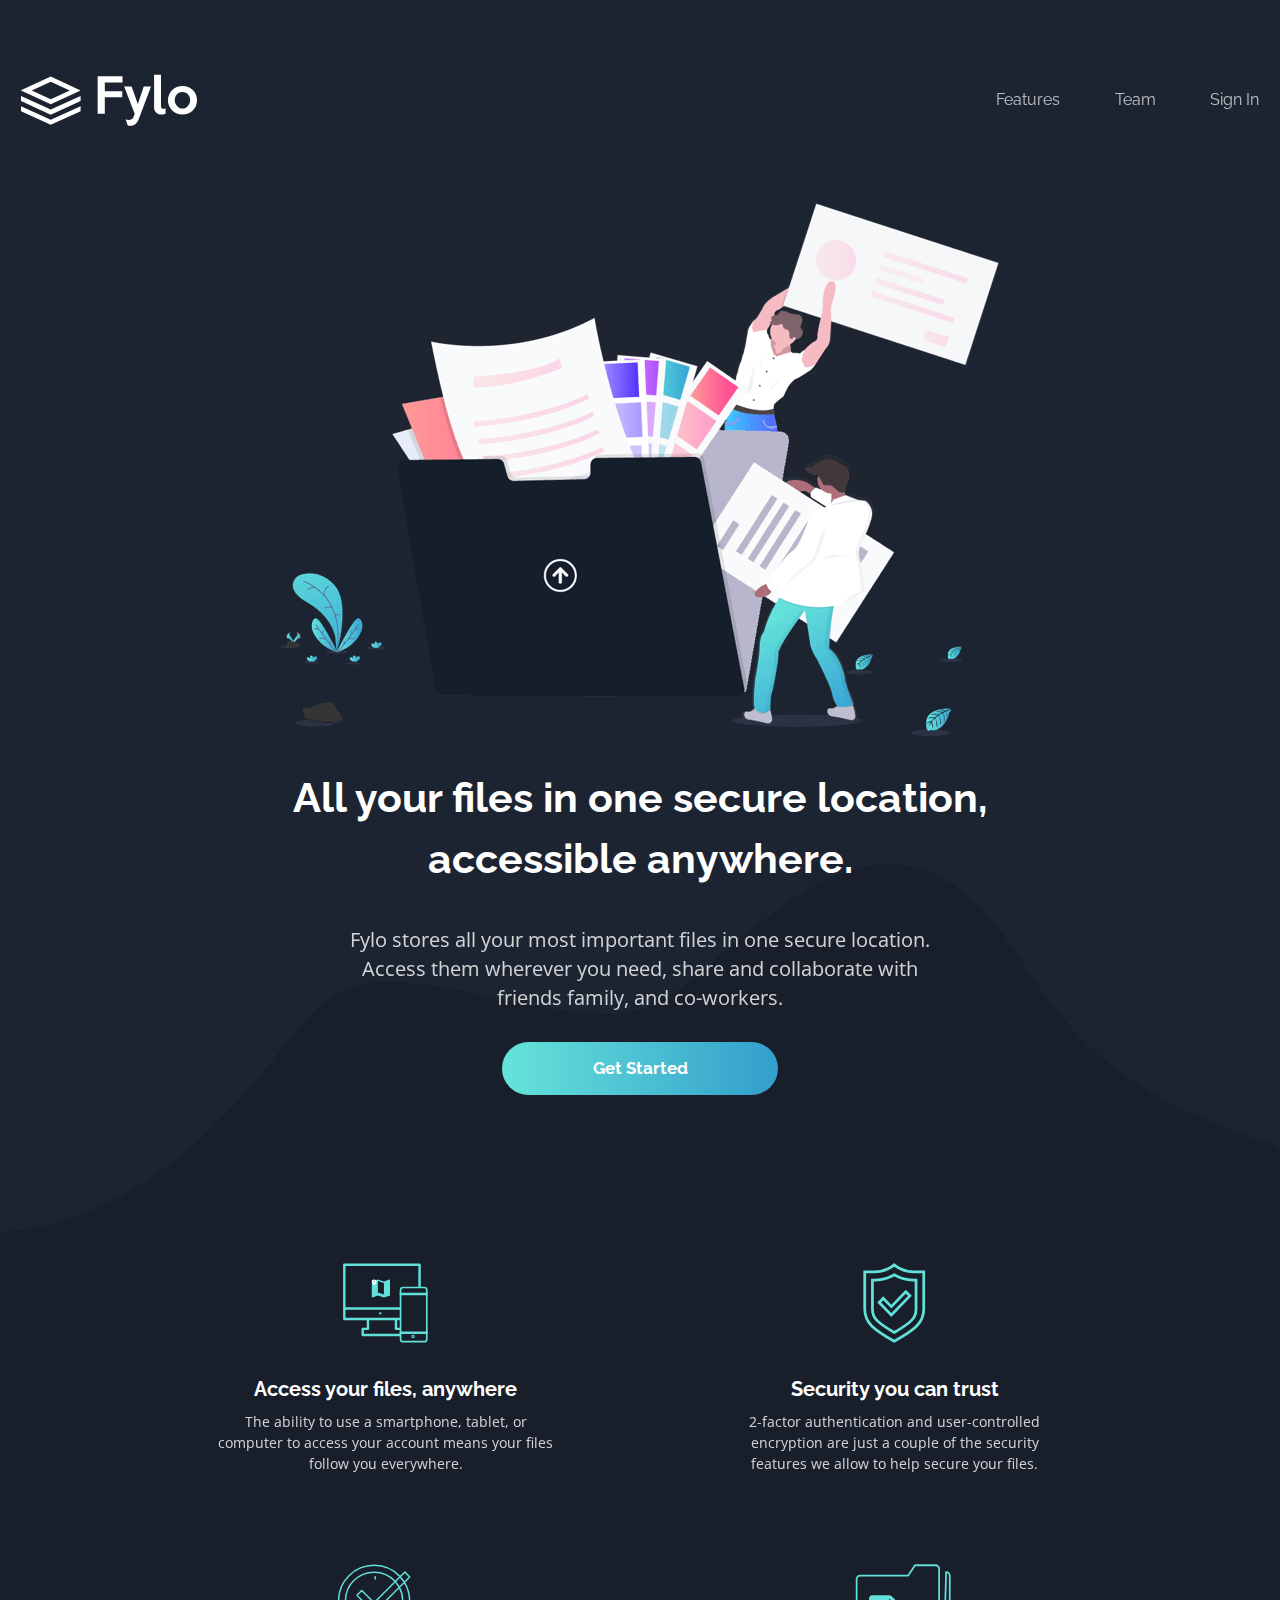
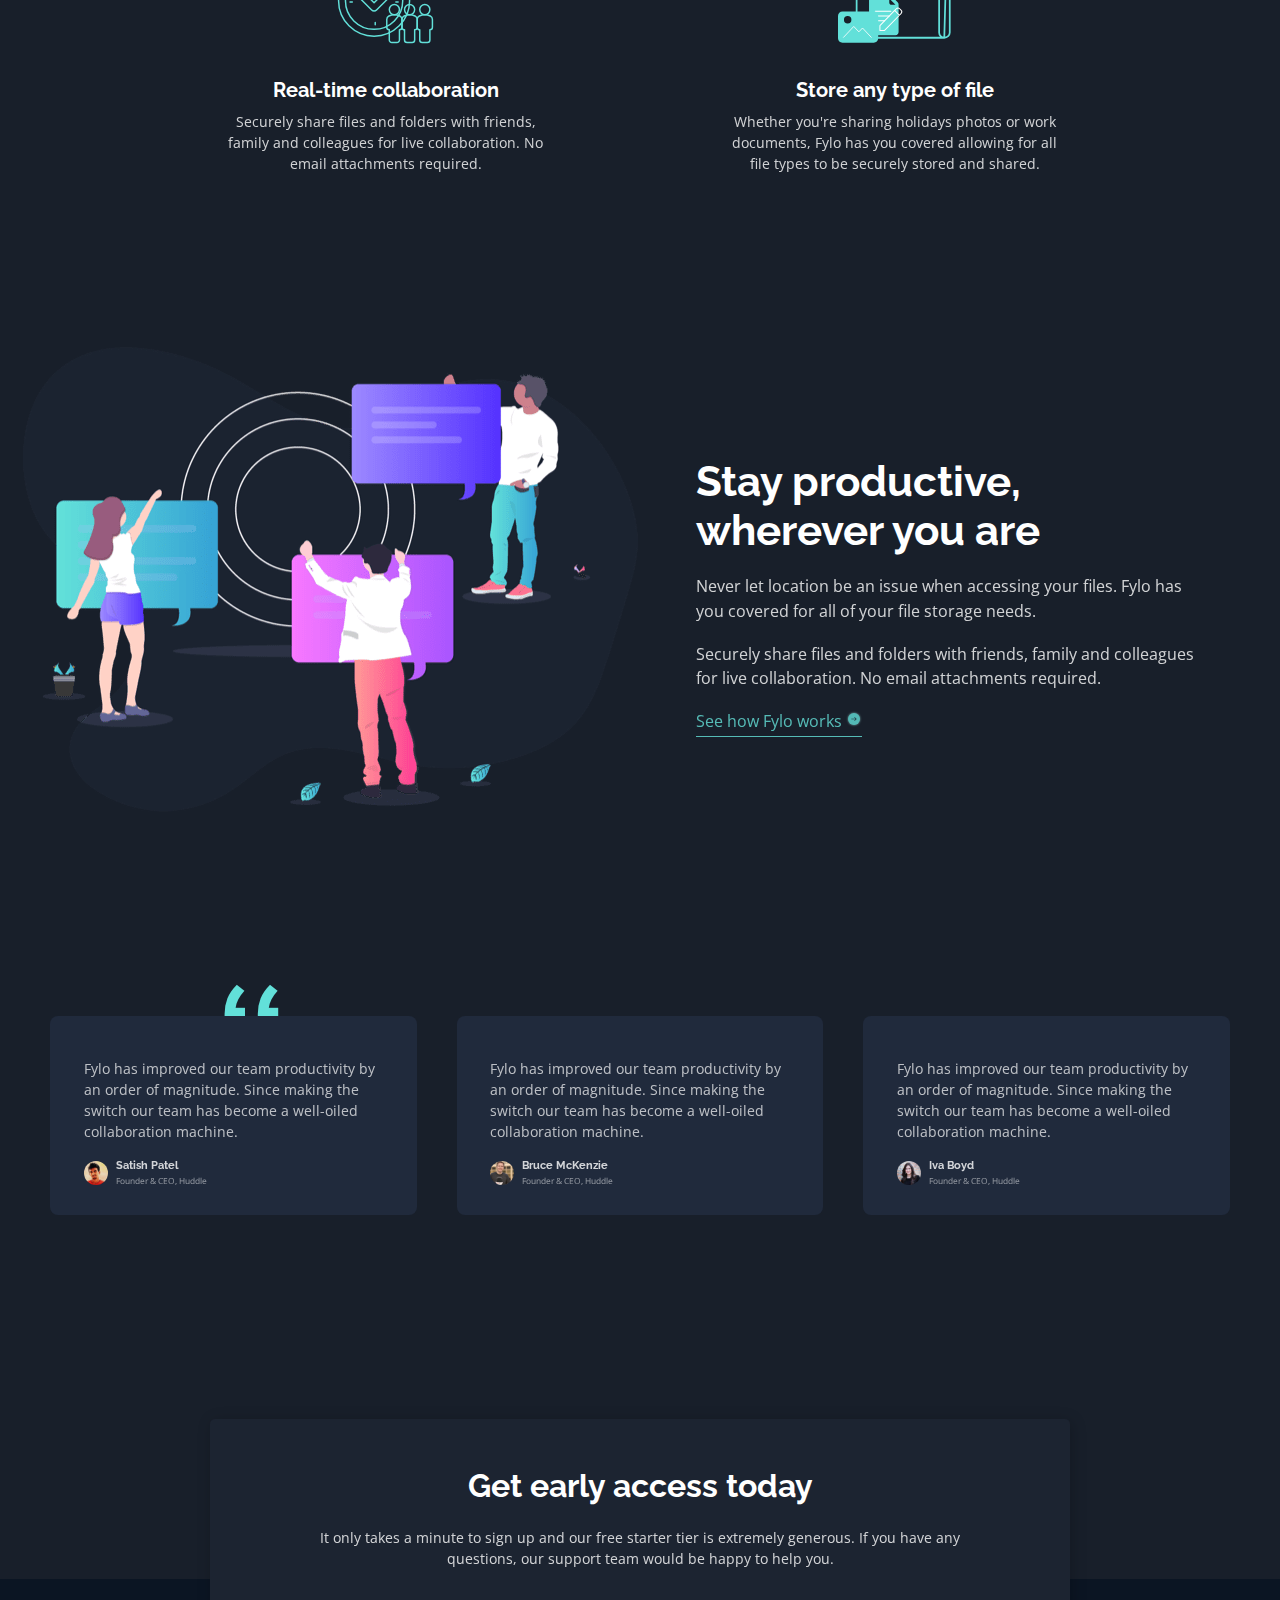
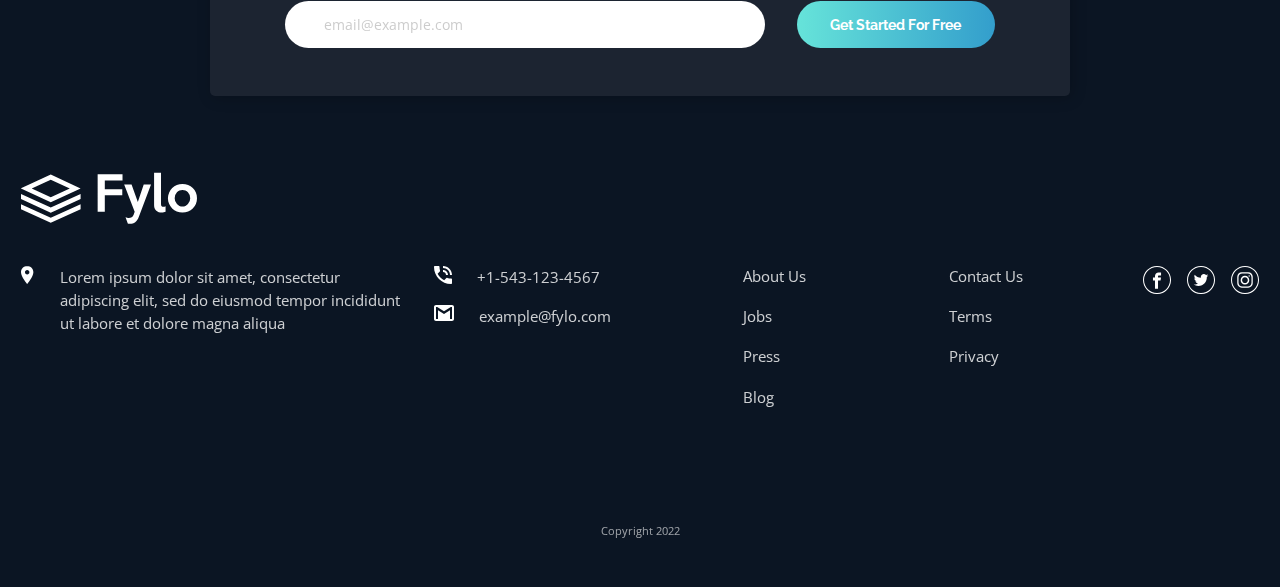
<file: Task1/index.html>
<!DOCTYPE html>
<html lang="en">

<head>
  <meta charset="UTF-8">
  <meta name="viewport" content="width=device-width, initial-scale=1.0">
  <!-- displays site properly based on user's device -->

  <link rel="icon" type="image/png" sizes="32x32" href="./images/favicon-32x32.png">

  <title>Fylo</title>

  <link rel="stylesheet" type="text/css" href="./css/main.css" />
  <!-- Feel free to remove these styles or customise in your own stylesheet 👍 -->
</head>

<body>

  <!-- Navbar -->
  <nav class="navtop">
    <div class="navtop__wrapper">

      <div class="navtop__brand">
        <a href="./" class="navtop__brandlink">
          <img src="./images/logo.svg" alt="Fylo" title="Fylo" class="navtop__brandlogo" />
        </a>
      </div>
      <ul class="navtop__menu">
        <li class="navtop__menu-item">
          <a href="#" class="navtop__link">Features</a>
        </li>
        <li class="navtop__menu-item">
          <a href="#" class="navtop__link">Team</a>
        </li>
        <li class="navtop__menu-item">
          <a href="#" class="navtop__link">Sign In</a>
        </li>
      </ul>

    </div>
  </nav>

  <!-- Main Content -->
  <main class="main">

    <!-- Intro -->
    <section class="intro" aria-label="Introduction">
      <div class="wrapper">

        <div class="image-wrapper">
          <img src="./images/decorations/illustration-intro.png" alt="Illustration Intro" title="Illustration Intro"
            class="image-wrapper__img" />
        </div>

        <h1 class="intro__title">All your files in one secure location, accessible anywhere.</h1>

        <p class="intro__paragraph">
          Fylo stores all your most important files in one secure location. Access them wherever
          you need, share and collaborate with friends family, and co-workers.
        </p>

        <div class="intro__action">
          <a href="#" class="button--primary">Get Started</a>
        </div>

      </div>
    </section>

    <!-- Features -->
    <section class="features" aria-label="features">
      <div class="wrapper">

        <div class="features__list">
          <div class="image-wrapper">
            <img src="./images/icons/icon-access-anywhere.svg" alt="" title="Access Anywhere"
              class="image-wrapper__img" />
          </div>
          <p class="features__title">Access your files, anywhere</p>
          <p class="features__paragraph">
            The ability to use a smartphone, tablet, or computer to access your account means your
            files follow you everywhere.
          </p>
        </div>
        <div class="features__list">
          <div class="image-wrapper">
            <img src="./images/icons/icon-security.svg" alt="" title="Security you can trust"
              class="image-wrapper__img" />
          </div>
          <p class="features__title">Security you can trust</p>
          <p class="features__paragraph">
            2-factor authentication and user-controlled encryption are just a couple of the security
            features we allow to help secure your files.
          </p>
        </div>
        <div class="features__list">
          <div class="image-wrapper">
            <img src="./images/icons/icon-collaboration.svg" alt="" title="Real Time Collaboration"
              class="image-wrapper__img" />
          </div>
          <p class="features__title">Real-time collaboration</p>
          <p class="features__paragraph">
            Securely share files and folders with friends, family and colleagues for live collaboration. No email
            attachments required.
          </p>
        </div>
        <div class="features__list">
          <div class="image-wrapper">
            <img src="./images/icons/icon-any-file.svg" alt="" title="Any type of File" class="image-wrapper__img" />
          </div>
          <p class="features__title">Store any type of file</p>
          <p class="features__paragraph">
            Whether you're sharing holidays photos or work documents, Fylo has you covered allowing for all file types
            to be securely stored and shared.
          </p>
        </div>

      </div>
    </section>

    <!-- How it Works -->
    <section class="works" aria-label="How it works">
      <div class="wrapper">

        <div class="image-wrapper">
          <img src="./images/decorations/illustration-stay-productive.png" alt="Stay Productive"
            title="Illustration Stay Productive" class="image-wrapper__img" />
        </div>
        <article class="works__article">
          <h2 class="works__title">Stay productive, wherever you are</h2>
          <p class="works__paragraph">
            Never let location be an issue when accessing your files. Fylo has you covered for all of your file storage
            needs.
          </p>
          <p class="works__paragraph">
            Securely share files and folders with friends, family and colleagues for live collaboration. No email
            attachments required.
          </p>
          <p class="works__paragraph">
            <a href="#" class="works__link">See how Fylo works <svg width="16" height="16"
                xmlns="http://www.w3.org/2000/svg" xmlns:xlink="http://www.w3.org/1999/xlink">
                <defs>
                  <circle id="b" cx="6" cy="6" r="6" />
                  <filter x="-25%" y="-25%" width="150%" height="150%" filterUnits="objectBoundingBox" id="a">
                    <feOffset in="SourceAlpha" result="shadowOffsetOuter1" />
                    <feGaussianBlur stdDeviation="1" in="shadowOffsetOuter1" result="shadowBlurOuter1" />
                    <feColorMatrix
                      values="0 0 0 0 0.384313725 0 0 0 0 0.878431373 0 0 0 0 0.850980392 0 0 0 0.811141304 0"
                      in="shadowBlurOuter1" />
                  </filter>
                </defs>
                <g fill="none" fill-rule="evenodd">
                  <g transform="translate(2 2)">
                    <use fill="#000" filter="url(#a)" xlink:href="#b" />
                    <use fill="#62E0D9" xlink:href="#b" />
                  </g>
                  <path d="M8.582 6l-.363.35 1.452 1.4H5.333v.5h4.338L8.22 9.65l.363.35 2.074-2z" fill="#1B2330" />
                </g>
              </svg>
            </a>
          </p>
        </article>

      </div>
    </section>

  </main>


  <!-- Aside Reviews -->
  <aside class="review" aria-label="reviews">
    <div class="review__wrapper">

      <div class="card">
        <p class="card__text">
          Fylo has improved our team productivity by an order of magnitude. Since making the switch our team has
          become a well-oiled collaboration machine.
        </p>
        <div class="card__footer">
          <img src="./images/photos/profile-1.jpg" alt="Satish Patel" title="Satish Patel" class="card__avatar" />
          <div class="card__profile">
            <p class="card__name">Satish Patel</p>
            <p class="card__position">Founder & CEO, Huddle
            </p>
          </div>
        </div>
      </div>
      <div class="card">
        <p class="card__text">
          Fylo has improved our team productivity by an order of magnitude. Since making the switch our team has
          become a well-oiled collaboration machine.
        </p>
        <div class="card__footer">
          <img src="./images/photos/profile-2.jpg" alt="Bruce McKenzie" title="Bruce McKenzie" class="card__avatar" />
          <div class="card__profile">
            <p class="card__name">Bruce McKenzie</p>
            <p class="card__position">Founder & CEO, Huddle
            </p>
          </div>
        </div>
      </div>
      <div class="card">
        <p class="card__text">
          Fylo has improved our team productivity by an order of magnitude. Since making the switch our team has
          become a well-oiled collaboration machine.
        </p>
        <div class="card__footer">
          <img src="./images/photos/profile-3.jpg" alt="Iva Boyd" title="Iva Boyd" class="card__avatar" />
          <div class="card__profile">
            <p class="card__name">Iva Boyd</p>
            <p class="card__position">Founder & CEO, Huddle
            </p>
          </div>
        </div>
      </div>

    </div>
  </aside>


  <!-- Footer -->
  <footer class="footer">
    <div class="footer__wrapper">

      <!-- Sign Up -->
      <section class="signup" aria-label="Sign up">
        <h2 class="signup__title">Get early access today</h2>
        <p class="signup__paragraph">
          It only takes a minute to sign up and our free starter tier is extremely generous. If you have any questions,
          our support team would be happy to help you.
        </p>
        <form class="signup__form" name="signup">
          <div class="signup__input-group">
            <label class="signup__label-email" for="email">Email</label>
            <input type="email" id="email" name="email" placeholder="email@example.com" required
              class="signup__input-email" pattern="[a-z0-9._%+-]+@[a-z0-9.-]+\.[a-z]{2,4}$" />
            <div class="signup__error-input">Please enter a valid email address</div>
          </div>
          <button class="button--submit">Get Started For Free</button>
        </form>
      </section>

      <!-- Clear -->
      <div class="clear-absolute"></div>

      <!-- Logo -->
      <div class="image-wrapper">
        <img src="./images/logo.svg" alt="Fylo Logo" title="Fylo Logo" class="image-wrapper__img" />
      </div>

      <!-- Contact -->
      <div class="contact">

        <section class="location" aria-label="Location">
          <div class="box-contact">
            <img src="./images/icons/icon-location.svg" alt="" title="Our Location" class="box-contact__icon" />
            <p class="box-contact__text">
              Lorem ipsum dolor sit amet, consectetur adipiscing elit, sed do eiusmod tempor incididunt ut labore et
              dolore magna aliqua
            </p>
          </div>
        </section>
        <section class="contact-us" aria-label="Contact us">
          <div class="box-contact">
            <img src="./images/icons/icon-phone.svg" alt="" title="Phone Number" class="box-contact__icon" />
            <p class="box-contact__text">
              +1-543-123-4567
            </p>
          </div>
          <div class="box-contact">
            <img src="./images/icons/icon-email.svg" alt="" title="Email" class="box-contact__icon" />
            <p class="box-contact__text">
              example@fylo.com
            </p>
          </div>
        </section>
        <nav class="navfooter" aria-label="Footer Navigation">
          <ul class="navlist">
            <li class="navlist__menu-item">
              <a href="#" class="navlist__link">About Us</a>
            </li>
            <li class="navlist__menu-item">
              <a href="#" class="navlist__link">Jobs</a>
            </li>
            <li class="navlist__menu-item">
              <a href="#" class="navlist__link">Press</a>
            </li>
            <li class="navlist__menu-item">
              <a href="#" class="navlist__link">Blog</a>
            </li>
          </ul>
        </nav>
        <nav class="navinfo" aria-label="Information Navigation">
          <ul class="navlist">
            <li class="navlist__menu-item">
              <a href="#" class="navlist__link">Contact Us</a>
            </li>
            <li class="navlist__menu-item">
              <a href="#" class="navlist__link">Terms</a>
            </li>
            <li class="navlist__menu-item">
              <a href="#" class="navlist__link">Privacy</a>
            </li>
          </ul>
        </nav>
        <nav class="navsocial" aria-label="Social Links">
          <ul class="navsocial__menu">
            <li class="navsocial__menu-item">
              <a href="#" class="navsocial__link" aria-label="Visit our Facebook">
                <svg xmlns="http://www.w3.org/2000/svg" viewBox="0 0 3333 3333" shape-rendering="geometricPrecision"
                  text-rendering="geometricPrecision" image-rendering="optimizeQuality" fill-rule="evenodd"
                  clip-rule="evenodd" class="navsocial__link-icon">
                  <path d=" M1667 0c460 0 877 187 1179 488 302 302 488 718 488 1179 0 460-187 877-488 1179-302 302-718
                  488-1179 488-460 0-877-187-1179-488C186 2544 0 2128 0 1667c0-460 187-877 488-1179C790 186 1206 0 1667
                  0zm181 1137h301V776h-301c-232 0-421 189-421
                  421v181h-241v361h241v963h361v-963h301l60-361h-361v-181c0-33 28-60
                  60-60zm913-563c-280-280-666-453-1093-453S854 294 575 574c-280 280-453 666-453 1093s173 814 453
                  1093c280 280 666 453 1093 453s814-173 1093-453c280-280 453-666 453-1093s-173-814-453-1093z"
                    fill-rule="nonzero" />
                </svg>
              </a>
            </li>
            <li class="navsocial__menu-item">
              <a href="#" class="navsocial__link" aria-label="Follow our Twitter">
                <svg xmlns="http://www.w3.org/2000/svg" viewBox="0 0 3333 3333" shape-rendering="geometricPrecision"
                  text-rendering="geometricPrecision" image-rendering="optimizeQuality" fill-rule="evenodd"
                  clip-rule="evenodd" class="navsocial__link-icon">
                  <path
                    d="M1667 0c460 0 877 187 1179 488 302 302 488 718 488 1179 0 460-187 877-488 1179-302 302-718 488-1179 488-460 0-877-187-1179-488C186 2544 0 2128 0 1667c0-460 187-877 488-1179C790 186 1206 0 1667 0zm867 1129c-64 29-132 47-204 56 74-44 130-114 157-197-69 41-145 70-226 86-65-69-157-112-260-112-197 0-356 159-356 356 0 28 3 55 9 81-296-15-558-157-733-372-31 54-48 116-48 179 0 123 63 232 158 296-58-2-113-18-161-44v4c0 172 123 316 286 349-30 8-61 13-94 13-23 0-45-2-67-6 46 141 177 244 332 247-122 96-275 152-442 152-29 0-57-2-85-5 158 101 345 160 546 160 654 0 1013-542 1013-1013 0-16 0-31-1-46 70-50 130-112 177-184zm226-555c-280-280-666-453-1093-453S853 294 574 574c-280 280-453 666-453 1093s173 814 453 1093c280 280 666 453 1093 453s814-173 1093-453c280-280 453-666 453-1093s-173-814-453-1093z"
                    fill-rule="nonzero" />
                </svg>
              </a>
            </li>
            <li class="navsocial__menu-item">
              <a href="#" class="navsocial__link" aria-label="Check our Instagram">
                <svg xmlns="http://www.w3.org/2000/svg" viewBox="0 0 3333 3333" shape-rendering="geometricPrecision"
                  text-rendering="geometricPrecision" image-rendering="optimizeQuality" fill-rule="evenodd"
                  clip-rule="evenodd" class="navsocial__link-icon">
                  <path
                    d="M1662 1174c285 0 516 231 516 516s-231 516-516 516-516-231-516-516 231-516 516-516zm-385-421h780c293 0 532 237 532 525v778c0 289-239 525-532 525h-780c-293 0-532-236-532-525v-778c0-289 240-525 532-525zm884 349c46 0 84 37 84 84 0 46-37 84-84 84-46 0-84-37-84-84 0-46 37-84 84-84zm-820-200h652c245 0 445 199 445 443v656c0 244-200 443-445 443h-652c-245 0-445-199-445-443v-656c0-244 200-443 445-443zM1667 0c460 0 877 187 1179 488 302 302 488 718 488 1179 0 460-187 877-488 1179-302 302-718 488-1179 488-460 0-877-187-1179-488C186 2544 0 2128 0 1667c0-460 187-877 488-1179C790 186 1206 0 1667 0zm1093 573c-280-280-666-453-1093-453S853 293 574 573c-280 280-453 666-453 1093s173 814 453 1093c280 280 666 453 1093 453s814-173 1093-453c280-280 453-666 453-1093s-173-814-453-1093zm-1098 774c188 0 341 153 341 341s-153 341-341 341c-189 0-341-153-341-341s153-341 341-341z" />
                </svg>
              </a>
            </li>
          </ul>
        </nav>

      </div>

      <!-- Attribution -->
      <section class="attribution" aria-label="Attribution">
        <p class="attribution__paragraph">
          Copyright 2022
        </p>
      </section>

    </div>
  </footer>


</body>

</html>
</file>
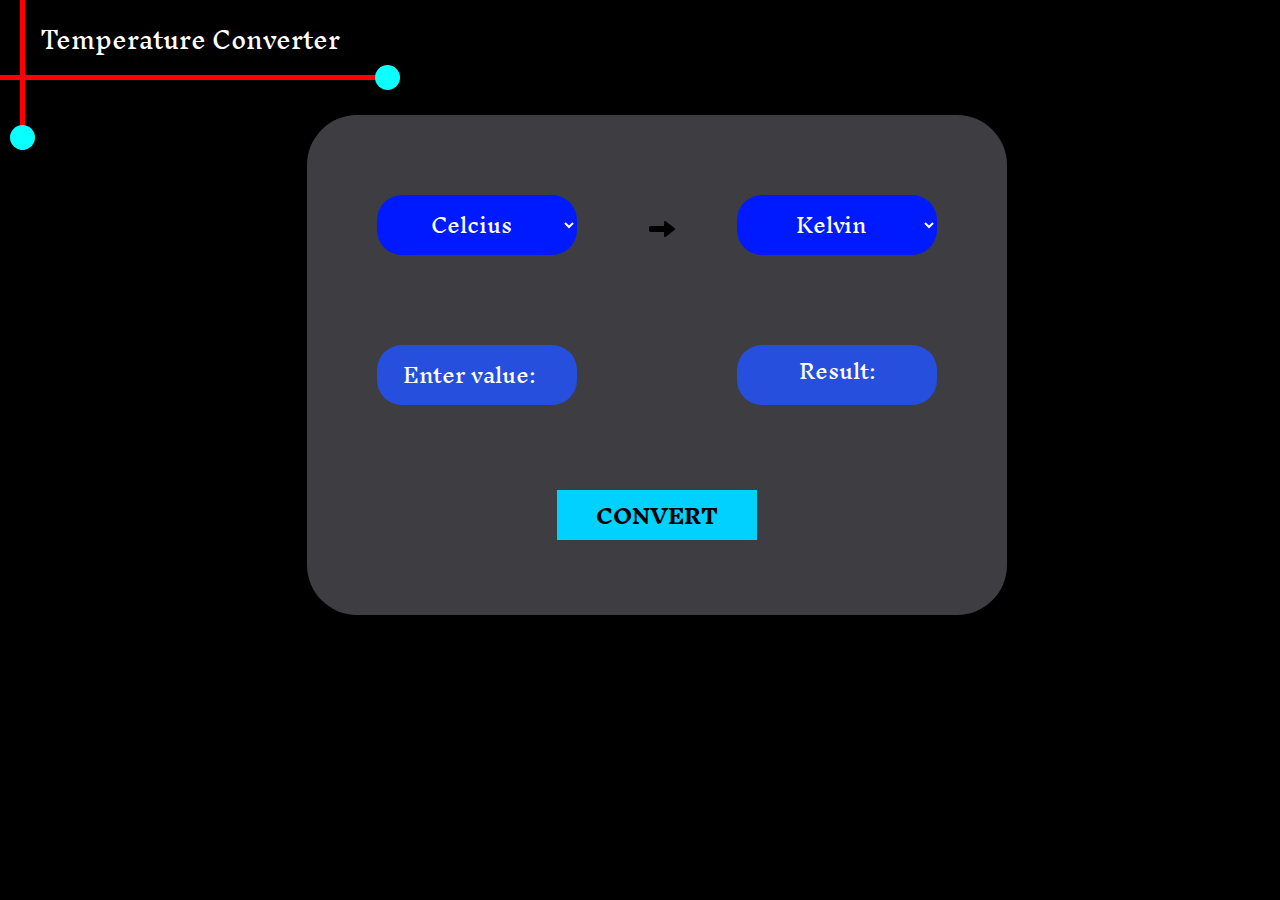
<file: Task3/index.html>
<!DOCTYPE html>
<html lang="en">
<head>
    <meta charset="UTF-8">
    <meta http-equiv="X-UA-Compatible" content="IE=edge">
    <meta name="viewport" content="width=device-width, initial-scale=1.0">
    <title>Temperature Converter</title>
    <link rel="shortcut icon" href="logo.png" type="image/x-icon">
    <link rel="stylesheet" href="styles.css">
</head>
<body>
    <!-- Header -->
    <div id="heading">
        <span class = "vertical"></span>
        <span class="name">Temperature Converter</span>
        <div class="line"></div>
        <span class="dot"></span>
        <span class="dot1"></span>
    </div>

    <!-- Main box -->
    <div id="box">

        <!-- unit box -->
        <div id="unit">
            <span id="From">
               <select id="from">
                <option value="celcius">Celcius</option>
                <option value="kelvin">Kelvin</option>
                <option value="fahrenheit">Fahrenheit</option>
               </select>
            </span>

            <span id ="im">
                <img src="arrow.png" alt="">
            </span>
            <span id="To">
                    <select id="to">
                        <option value="kelvin">Kelvin</option>
                     <option value="celcius">Celcius</option>
                     <option value="fahrenheit">Fahrenheit</option>
                    </select>
            </span>
        </div>

        <!-- Number box -->
        <div id="number">
            <span id="entry">
                <input type="number" placeholder="Enter value:" class="val" id="num">
            </span>

            <span id="result" class="val" >
                <p id="my-para">Result:</p>
            </span>
        </div>

        <!-- Result button -->
        <div id="Button">
            <button id="convertButton" onclick="fun()">CONVERT</button>
        </div>
    </div>
    <script src="app.js"></script>
</body>
</html>
</file>
<file: Task1/css/main.css>
@import url("https://fonts.googleapis.com/css2?family=Raleway:wght@400;500;600;700&display=swap");
@import url("https://fonts.googleapis.com/css2?family=Open+Sans:wght@400;500;600;700&display=swap");
*,
*::after,
*::before {
  margin: 0;
  padding: 0;
  box-sizing: border-box;
  -webkit-tap-highlight-color: rgba(0, 0, 0, 0);
}

body {
  -webkit-font-smoothing: antialiased;
  -moz-osx-font-smoothing: grayscale;
  min-width: 375px;
}

img {
  display: block;
  max-width: 100%;
}

ul {
  list-style-type: none;
}

a {
  text-decoration: none;
}

body {
  font-family: "Open Sans", sans-serif;
  font-size: 14px;
}

p {
  line-height: 1.5em;
  color: white;
  opacity: 0.8;
}

.navtop {
  background-color: #1c2431;
  padding-top: 4.6rem;
  padding-bottom: 3rem;
}
.navtop__wrapper {
  margin: 0 auto;
  width: 100%;
  max-width: 1320px;
  padding: 0 1.5em;
  display: -webkit-box;
  display: -ms-flexbox;
  display: flex;
  -webkit-box-pack: space-between;
  -ms-flex-pack: space-between;
  justify-content: space-between;
  -webkit-box-align: center;
  -ms-flex-align: center;
  align-items: center;
  -webkit-box-orient: horizontal;
  -webkit-box-direction: normal;
  -ms-flex-direction: row;
  flex-direction: row;
}
.navtop__menu {
  display: -webkit-box;
  display: -ms-flexbox;
  display: flex;
  -webkit-box-pack: center;
  -ms-flex-pack: center;
  justify-content: center;
  -webkit-box-align: center;
  -ms-flex-align: center;
  align-items: center;
  -webkit-box-orient: horizontal;
  -webkit-box-direction: normal;
  -ms-flex-direction: row;
  flex-direction: row;
}
.navtop__menu-item {
  margin-left: 3.4rem;
}
.navtop__link {
  color: white;
  opacity: 0.7;
  font-size: 1.15em;
  font-weight: 400;
  font-family: "Raleway", sans-serif;
  transition: all 0.2s cubic-bezier(0.175, 0.885, 0.32, 1.275);
}
.navtop__link:hover {
  opacity: 1;
  font-weight: 700;
  text-decoration: underline;
}

@media only screen and (max-width: 820px) {
  .navtop {
    padding-top: 2rem;
    padding-bottom: 2rem;
  }
  .navtop__brand {
    max-width: 120px;
  }
  .navtop__menu-item {
    margin-left: 2rem;
  }
}
@media only screen and (max-width: 420px) {
  .navtop {
    padding-top: 1rem;
    padding-bottom: 1rem;
  }
  .navtop__brand {
    max-width: 80px;
  }
  .navtop__menu-item {
    margin-left: 1.6rem;
  }
  .navtop__link {
    font-size: 0.8em;
  }
}
.main {
  background-color: #1c2431;
}

.intro {
  padding-top: 2em;
  padding-bottom: 12em;
  background-image: url(../images/backgrounds/bg-curvy-desktop.svg);
  background-repeat: no-repeat;
  background-size: contain;
  background-position: center bottom;
}
.intro__title {
  font-family: "Raleway", sans-serif;
  color: white;
  margin: 0 auto;
  margin-top: 2rem;
  max-width: 860px;
  text-align: center;
  font-size: 2.9em;
  line-height: 1.5em;
  font-weight: 700;
}
.intro__paragraph {
  margin: 0 auto;
  margin-top: 2.2rem;
  max-width: 580px;
  text-align: center;
  font-size: 1.4em;
}
.intro__action {
  display: -webkit-box;
  display: -ms-flexbox;
  display: flex;
  -webkit-box-pack: center;
  -ms-flex-pack: center;
  justify-content: center;
  -webkit-box-align: center;
  -ms-flex-align: center;
  align-items: center;
  -webkit-box-orient: horizontal;
  -webkit-box-direction: normal;
  -ms-flex-direction: row;
  flex-direction: row;
  margin-top: 1.8rem;
}

@media only screen and (max-width: 820px) {
  .intro__title {
    font-size: 2em;
  }
  .intro__paragraph {
    font-size: 1.2em;
  }
}
@media only screen and (max-width: 420px) {
  .intro {
    background-image: url(../images/backgrounds/bg-curvy-mobile.svg);
  }
  .intro__title {
    font-size: 1.7em;
  }
  .intro__paragraph {
    margin-top: 1rem;
    padding: 0 1.4em;
    font-size: 1em;
  }
}
.features {
  background-color: #181f2a;
}
.features > .wrapper {
  max-width: 1060px;
  display: grid;
  grid-template-columns: 1fr 1fr;
  justify-content: center;
  row-gap: 5.6rem;
}
.features__list {
  text-align: center;
}
.features__list > .image-wrapper > img {
  height: 80px;
}
.features__title {
  font-family: "Raleway", sans-serif;
  color: white;
  margin-top: 2rem;
  font-size: 1.4em;
  font-weight: 700;
  opacity: 1;
}
.features__paragraph {
  margin: 0 auto;
  margin-top: 0.4rem;
  max-width: 340px;
}

@media only screen and (max-width: 820px) {
  .features > .wrapper {
    grid-template-columns: 1fr;
    row-gap: 5.6rem;
  }
}
.works {
  min-height: 90vh;
  display: grid;
  place-items: center;
  background-color: #181f2a;
}
.works > .wrapper {
  display: grid;
  grid-template-columns: 1fr 1fr;
}
.works__article {
  display: -webkit-box;
  display: -ms-flexbox;
  display: flex;
  -webkit-box-pack: center;
  -ms-flex-pack: center;
  justify-content: center;
  -webkit-box-align: start;
  -ms-flex-align: start;
  align-items: start;
  -webkit-box-orient: vertical;
  -webkit-box-direction: normal;
  -ms-flex-direction: column;
  flex-direction: column;
  padding: 0 4em;
}
.works__title {
  font-family: "Raleway", sans-serif;
  color: white;
  margin-top: 2rem;
  font-size: 3em;
  max-width: 480px;
}
.works__paragraph {
  font-size: 1.15em;
  margin-top: 1.2rem;
}
.works__link {
  color: #65e2d9;
  padding-bottom: 0.2em;
  border-bottom: 1px solid #65e2d9;
}
.works__link:hover {
  color: white;
  border-bottom: 1px solid white;
}
.works__link:hover > svg > g > g > use {
  fill: white;
}

@media only screen and (max-width: 820px) {
  .works {
    padding-top: 12em;
    padding-bottom: 5em;
  }
  .works > .wrapper {
    display: grid;
    grid-template-columns: 1fr;
  }
  .works__title {
    font-size: 1.6em;
  }
}
@media only screen and (max-width: 420px) {
  .works__article {
    padding: 0;
  }
  .works__title {
    font-size: 1.2em;
  }
  .works__paragraph {
    font-size: 1em;
  }
}
.review {
  padding: 1.6em 0;
  padding-bottom: 26em;
  background-color: #181f2a;
  background-image: url(../images/backgrounds/bg-quotes.png);
  background-repeat: no-repeat;
  background-position: 14rem 0rem;
}
.review__wrapper {
  margin: 0 auto;
  width: 100%;
  max-width: 1320px;
  padding: 0 1.5em;
  padding: 0;
  max-width: 1180px;
  display: grid;
  grid-template-columns: repeat(3, 1fr);
  column-gap: 2.5rem;
}

@media only screen and (max-width: 820px) {
  .review {
    padding-left: 2em;
    padding-right: 2em;
  }
  .review__wrapper {
    padding: 0 2em;
    grid-template-columns: 1fr;
    column-gap: 0;
    row-gap: 1rem;
  }
}
@media only screen and (max-width: 420px) {
  .review {
    padding-top: 10em;
    padding-bottom: 30em;
    background-image: url(../images/backgrounds/bg-quotes.png);
    background-position: 4rem 8rem;
    background-size: 25px;
  }
}
.footer {
  position: relative;
  background-color: #0b1523;
}
.footer__wrapper {
  margin: 0 auto;
  width: 100%;
  max-width: 1320px;
  padding: 0 1.5em;
}
.footer__wrapper > .clear-absolute {
  margin-bottom: 12rem;
  height: 1px;
}
.footer__wrapper > .image-wrapper {
  justify-content: flex-start;
}

@media only screen and (max-width: 820px) {
  .footer__wrapper > .clear-absolute {
    margin-bottom: 18rem;
  }
}
@media only screen and (max-width: 420px) {
  .footer__wrapper > .clear-absolute {
    margin-bottom: 16rem;
  }
  .footer__wrapper > .image-wrapper {
    padding: 0 2em;
  }
}
.signup {
  position: absolute;
  top: -10rem;
  left: 50%;
  transform: translateX(-50%);
  width: 100%;
  max-width: 860px;
  padding: 3.4em 2em;
  background-color: #1c2431;
  border-radius: 5px;
  /* offset-x | offset-y | blur-radius | spread-radius | color */
  -webkit-box-shadow: 2px 2px 15px 0 rgba(0, 0, 0, 0.2);
  -moz-box-shadow: 2px 2px 15px 0 rgba(0, 0, 0, 0.2);
  box-shadow: 2px 2px 15px 0 rgba(0, 0, 0, 0.2);
  text-align: center;
}
.signup__title {
  font-family: "Raleway", sans-serif;
  color: white;
  font-size: 2.3em;
}
.signup__paragraph {
  margin-top: 1.4rem;
  margin-left: auto;
  margin-right: auto;
  max-width: 640px;
}
.signup__form {
  display: -webkit-box;
  display: -ms-flexbox;
  display: flex;
  -webkit-box-pack: space-between;
  -ms-flex-pack: space-between;
  justify-content: space-between;
  -webkit-box-align: start;
  -ms-flex-align: start;
  align-items: start;
  -webkit-box-orient: horizontal;
  -webkit-box-direction: normal;
  -ms-flex-direction: row;
  flex-direction: row;
  margin-top: 2rem;
  margin-left: auto;
  margin-right: auto;
  max-width: 710px;
}
.signup__input-group {
  position: relative;
  width: 100%;
  max-width: 480px;
}
.signup__label-email {
  display: none;
}
.signup__error-input {
  display: none;
  font-size: 0.8em;
  padding: 0.5em 3.4em;
  position: absolute;
  color: #ff4242;
}
.signup__input-email {
  font-size: 1em;
  width: 100%;
  padding: 1em 2.8em;
  font-family: "Open Sans", sans-serif;
  border: none;
  outline: none;
  border-radius: 50px;
}
.signup__input-email::placeholder {
  color: gray;
  opacity: 0.4;
}
.signup__input-email:not(:placeholder-shown):invalid ~ .signup__error-input {
  display: block;
}

@media only screen and (max-width: 820px) {
  .signup {
    width: 90%;
  }
  .signup__form {
    display: -webkit-box;
    display: -ms-flexbox;
    display: flex;
    -webkit-box-pack: center;
    -ms-flex-pack: center;
    justify-content: center;
    -webkit-box-align: center;
    -ms-flex-align: center;
    align-items: center;
    -webkit-box-orient: vertical;
    -webkit-box-direction: normal;
    -ms-flex-direction: column;
    flex-direction: column;
  }
  .signup__input-group {
    position: relative;
    max-width: 480px;
  }
  .signup__input-email:valid {
    margin-bottom: 1.4rem;
  }
  .signup__error-input {
    margin-bottom: 1rem;
    padding-left: 0;
    padding-right: 0;
    position: relative;
  }
}
@media only screen and (max-width: 420px) {
  .signup {
    top: -15rem;
  }
  .signup__title {
    font-size: 1.4em;
  }
  .signup__paragraph {
    padding: 0 1em;
    font-size: 1em;
  }
}
.contact {
  margin-top: 2.6rem;
  margin-bottom: 6rem;
  display: grid;
  grid-template-columns: repeat(12, 1fr);
}
.contact .location {
  grid-column: 1/5;
}
.contact .contact-us {
  grid-column: 5/8;
}
.contact .navfooter {
  grid-column: 8/10;
}
.contact .navinfo {
  grid-column: 10/11;
}
.contact .navsocial {
  grid-column: 11/13;
}

@media only screen and (max-width: 820px) {
  .contact {
    grid-template-columns: 1fr 1fr 1fr;
  }
  .contact .location {
    grid-column: 1/4;
  }
  .contact .contact-us {
    margin-bottom: 2rem;
    grid-column: 1/4;
  }
  .contact .navfooter {
    margin-top: 2rem;
    grid-column: 1/2;
  }
  .contact .navinfo {
    margin-top: 2rem;
    grid-column: 2/3;
  }
  .contact .navsocial {
    margin-top: 2rem;
    grid-column: 3/4;
  }
}
@media only screen and (max-width: 420px) {
  .contact {
    padding: 0 2em;
    grid-template-columns: 1fr;
  }
  .contact .location {
    grid-column: 1/1;
  }
  .contact .contact-us {
    grid-column: 1/1;
  }
  .contact .navfooter {
    grid-column: 1/1;
  }
  .contact .navinfo {
    grid-column: 1/1;
  }
  .contact .navsocial {
    grid-column: 1/11;
  }
}
.navsocial__menu {
  display: -webkit-box;
  display: -ms-flexbox;
  display: flex;
  -webkit-box-pack: flex-end;
  -ms-flex-pack: flex-end;
  justify-content: flex-end;
  -webkit-box-align: center;
  -ms-flex-align: center;
  align-items: center;
  -webkit-box-orient: horizontal;
  -webkit-box-direction: normal;
  -ms-flex-direction: row;
  flex-direction: row;
}
.navsocial__menu-item {
  margin-left: 1rem;
}
.navsocial__link > svg {
  width: 28px;
}
.navsocial__link > svg > path {
  fill: white;
  transition: all 0.3s ease-in-out;
}
.navsocial__link:hover > svg > path {
  fill: #65e2d9;
}

@media only screen and (max-width: 820px) {
  .navsocial {
    margin-top: 4rem;
  }
  .navsocial__menu {
    display: -webkit-box;
    display: -ms-flexbox;
    display: flex;
    -webkit-box-pack: flex-start;
    -ms-flex-pack: flex-start;
    justify-content: flex-start;
    -webkit-box-align: center;
    -ms-flex-align: center;
    align-items: center;
    -webkit-box-orient: horizontal;
    -webkit-box-direction: normal;
    -ms-flex-direction: row;
    flex-direction: row;
  }
}
@media only screen and (max-width: 420px) {
  .navsocial {
    margin-top: 4rem;
  }
  .navsocial__menu {
    display: -webkit-box;
    display: -ms-flexbox;
    display: flex;
    -webkit-box-pack: center;
    -ms-flex-pack: center;
    justify-content: center;
    -webkit-box-align: center;
    -ms-flex-align: center;
    align-items: center;
    -webkit-box-orient: horizontal;
    -webkit-box-direction: normal;
    -ms-flex-direction: row;
    flex-direction: row;
  }
}
.wrapper {
  margin: 0 auto;
  width: 100%;
  max-width: 1320px;
  padding: 0 1.5em;
}

.image-wrapper {
  display: -webkit-box;
  display: -ms-flexbox;
  display: flex;
  -webkit-box-pack: center;
  -ms-flex-pack: center;
  justify-content: center;
  -webkit-box-align: center;
  -ms-flex-align: center;
  align-items: center;
  -webkit-box-orient: horizontal;
  -webkit-box-direction: normal;
  -ms-flex-direction: row;
  flex-direction: row;
}

.button, .button--submit, .button--primary {
  font-family: "Raleway", sans-serif;
  font-size: 1.2em;
  font-weight: 700;
  background-image: linear-gradient(90deg, #65e2d9 2%, #339ecc 100%);
  color: white;
  border-radius: 50px;
  transition: all 0.2s ease-in-out;
  outline: none;
  border: none;
  cursor: pointer;
}
.button:hover, .button--submit:hover, .button--primary:hover {
  background-image: linear-gradient(45deg, #87f8f0, #65e2d9);
}
.button--primary {
  padding: 1em 5.4em;
}
.button--submit {
  font-size: 1em;
  padding: 1.1em 2.4em;
}

@media only screen and (max-width: 420px) {
  .button, .button--primary, .button--submit {
    font-size: 1em;
  }
  .button--submit {
    width: 100%;
  }
}
.card {
  margin-top: 0.6rem;
  background-color: #202a3c;
  border-radius: 8px;
  padding-top: 3em;
  padding-left: 2.4em;
  padding-right: 2.4em;
  padding-bottom: 2em;
}
.card__text {
  font-size: 1em;
  opacity: 0.7;
}
.card__footer {
  display: -webkit-box;
  display: -ms-flexbox;
  display: flex;
  -webkit-box-pack: flex-start;
  -ms-flex-pack: flex-start;
  justify-content: flex-start;
  -webkit-box-align: center;
  -ms-flex-align: center;
  align-items: center;
  -webkit-box-orient: horizontal;
  -webkit-box-direction: normal;
  -ms-flex-direction: row;
  flex-direction: row;
  margin-top: 1rem;
}
.card__avatar {
  width: 24px;
  height: 24px;
  object-fit: cover;
  object-position: center;
  border-radius: 50px;
}
.card__profile {
  margin-left: 0.5rem;
}
.card__name {
  font-family: "Raleway", sans-serif;
  font-size: 0.78em;
  font-weight: 700;
}
.card__position {
  font-size: 0.6em;
  opacity: 0.5;
}

@media only screen and (max-width: 420px) {
  .card {
    padding-top: 2em;
    padding-left: 1.6em;
    padding-right: 1.6em;
    padding-bottom: 2em;
  }
  .card__text {
    font-size: 0.75em;
  }
}
.box-contact {
  display: -webkit-box;
  display: -ms-flexbox;
  display: flex;
  -webkit-box-pack: flex-start;
  -ms-flex-pack: flex-start;
  justify-content: flex-start;
  -webkit-box-align: start;
  -ms-flex-align: start;
  align-items: start;
  -webkit-box-orient: horizontal;
  -webkit-box-direction: normal;
  -ms-flex-direction: row;
  flex-direction: row;
  margin-bottom: 1rem;
}
.box-contact__icon {
  margin-right: 1.6rem;
}
.box-contact__text {
  max-width: 340px;
  font-size: 1.1em;
}

@media only screen and (max-width: 420px) {
  .box-contact__text {
    font-size: 1em;
  }
}
.navlist__menu-item {
  margin-bottom: 1.2rem;
}
.navlist__link {
  font-size: 1.1em;
  color: white;
  opacity: 0.8;
  transition: all 0.2s ease-in-out;
}
.navlist__link:hover {
  font-weight: 700;
  opacity: 1;
}

.attribution {
  padding-bottom: 3rem;
}
.attribution__paragraph {
  color: white;
  opacity: 0.6;
  font-size: 0.8em;
  text-align: center;
}
.attribution__link {
  color: #65e2d9;
}
.attribution__link:hover {
  text-decoration: underline;
}

/*# sourceMappingURL=main.css.map */
</file>
<file: Task3/styles.css>
@import url('https://fonts.googleapis.com/css2?family=Inknut+Antiqua&display=swap');

*{
    margin: 0;
    padding: 0;
    box-sizing: border-box;
}

body{
    background-color: black;
    width: 100%;
    height: 100%;
}

#heading{
    width: 400px;
    height: 150px;
    font-family: 'Inknut Antiqua', serif;
    color: white;
    font-size: 23px;
    background-color: black;
    position:relative;
    
}
.vertical {
    position: absolute;
    top :0;
    left : 20px;
    border-left: 5px solid red;
    height: 150px;
}
.line {
    position: absolute;
    top : 70px;
    border-bottom: 5px solid red;
    margin-top: 5px;
    width: 100%;
}
.name{
    position: absolute;
    top : 10px;
    left : 40px;
}
.dot {
    position: absolute;
    bottom : 0;
    left : 10px;
    height: 25px;
    width: 25px;
    background-color: #0AFFFF;
    border-radius: 50%;
    display: inline-block;
}

.dot1 {
    position: absolute;
    top : 65px;
    right : 0px;
    height: 25px;
    width: 25px;
    background-color: #0AFFFF;
    border-radius: 50%;
    display: inline-block;
}

#box{
    width: 700px;
    height: 500px;
    background-color: #3e3e42;
    margin: -35px 309px 0px 307px;
    border-radius: 50px;
    position: relative;
}

#unit{
    position: absolute;
    top: 75px;
    left: 50px;
    width: 600px;
    height: 75px;
    position: relative;
}

#im{
    position: absolute;
    top:24px;
    left: 290px;
}

#From{
    width: 200px;
    height: 60px;
    position: absolute;
    top: 5px;
    left : 20px;
}

#from{
    width: 200px;
    height: 60px;
    background-color: #001AFF;
    border: 0;
    border-radius: 25px;
    font-family: 'Inknut Antiqua', serif;
    text-align: center;
    font-size: 20px;
    color: white;
}

#To{
    width: 200px;
    height: 60px;
    position: absolute;
    top: 5px;
    right : 20px;
}

#to{
    width: 200px;
    height: 60px;
    background-color: #001AFF;
    border: 0;
    border-radius: 25px;
    font-family: 'Inknut Antiqua', serif;
    text-align: center;
    font-size: 20px;
    color: white;
}

#number{
    position: absolute;
    top: 150px;
    left: 50px;
    width: 600px;
    height: 75px;
    position: relative;
}

#entry{
    position: absolute;
    top: 35%;
    left : 50px;
    top: 5px;
    left : 20px;
}

#result{
    position: absolute;
    top: 35%;
    right : 50px;
    top: 5px;
    right : 20px;
}

.val{
    width: 200px;
    height: 60px;
    background-color: #274FDE;
    border: 0;
    border-radius: 25px;
    font-family: 'Inknut Antiqua', serif;
    text-align: center;
    font-size: 20px;
    color: white;
}

::-webkit-input-placeholder{
    color: white;
}


#Button{
    position: absolute;
    top : 375px;
    left : 250px;
    width: 200px;
    height: 50px;
}

#convertButton{
    width: 200px;
    height: 50px;
    background-color: #00D1FF;
    border: 0;
    font-size: 20px;
    font-family: 'Inknut Antiqua', serif;
    font-weight: bolder;
}
</file>
